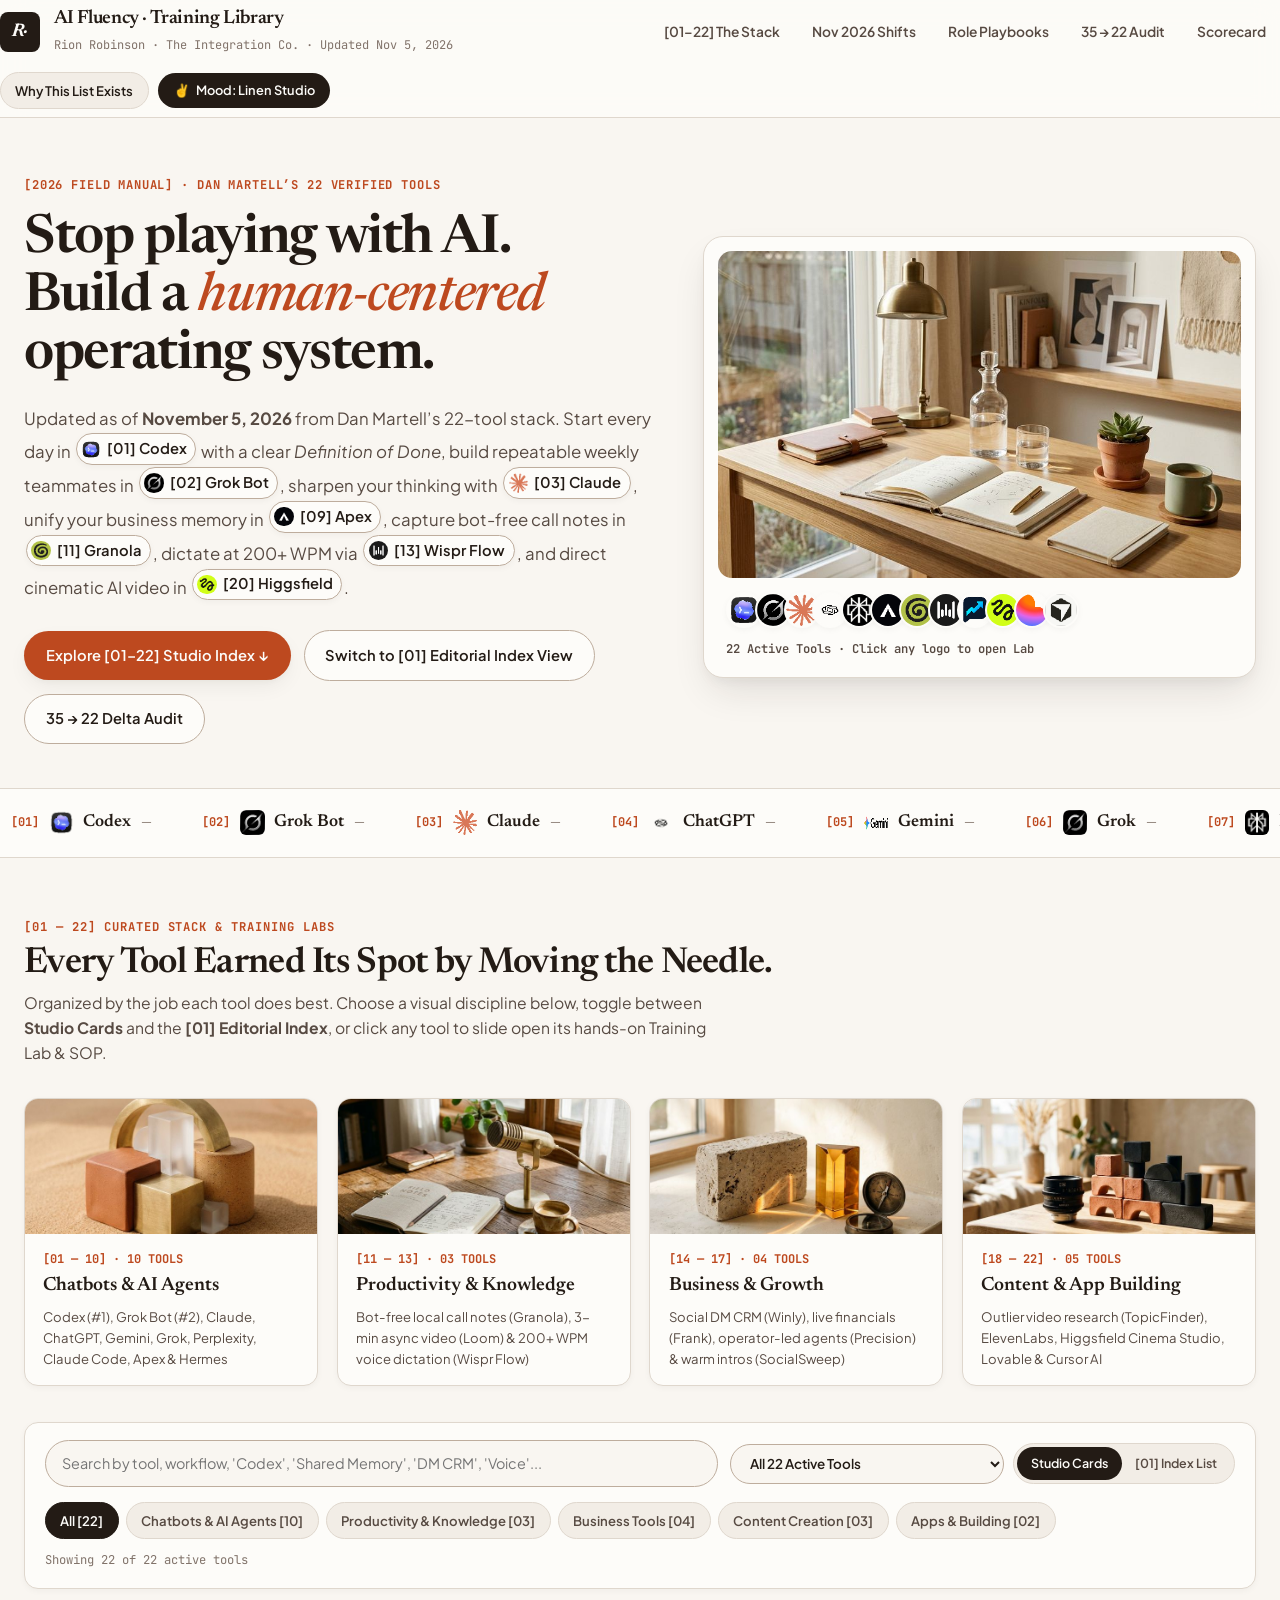
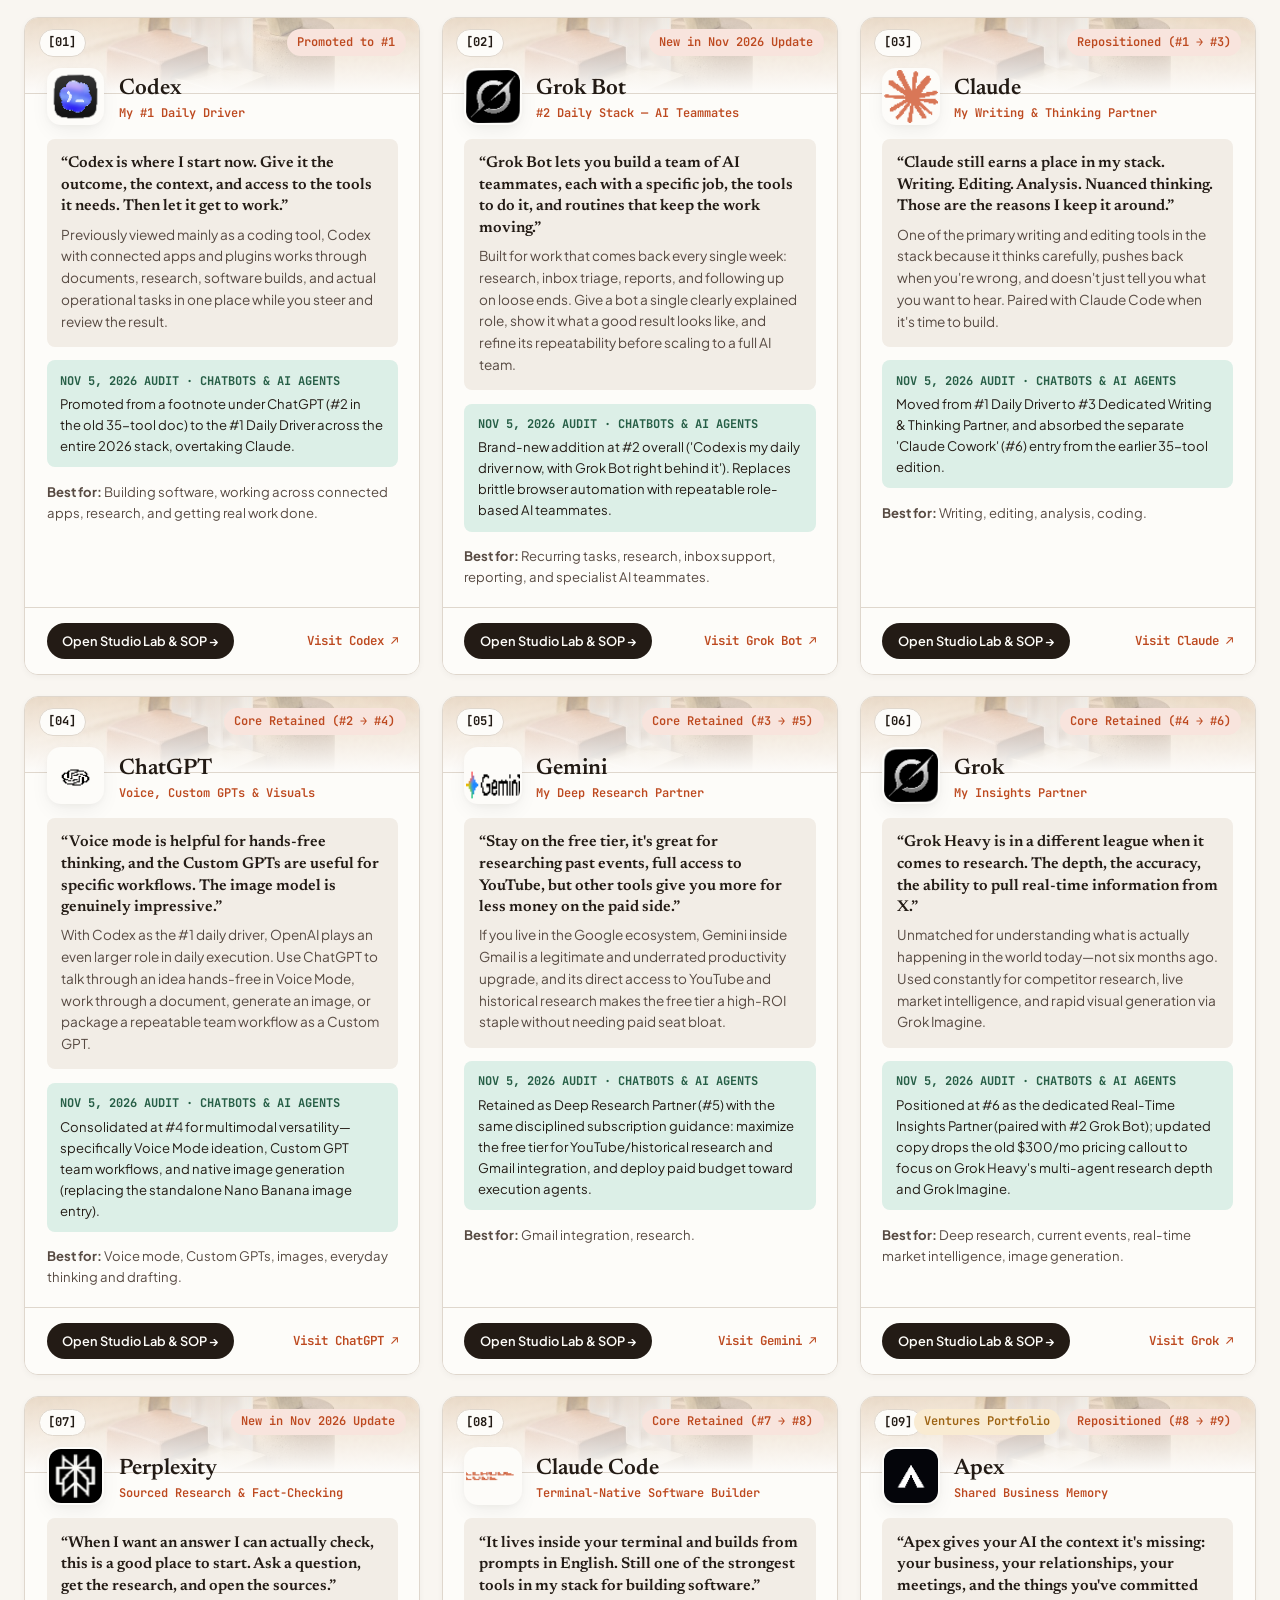
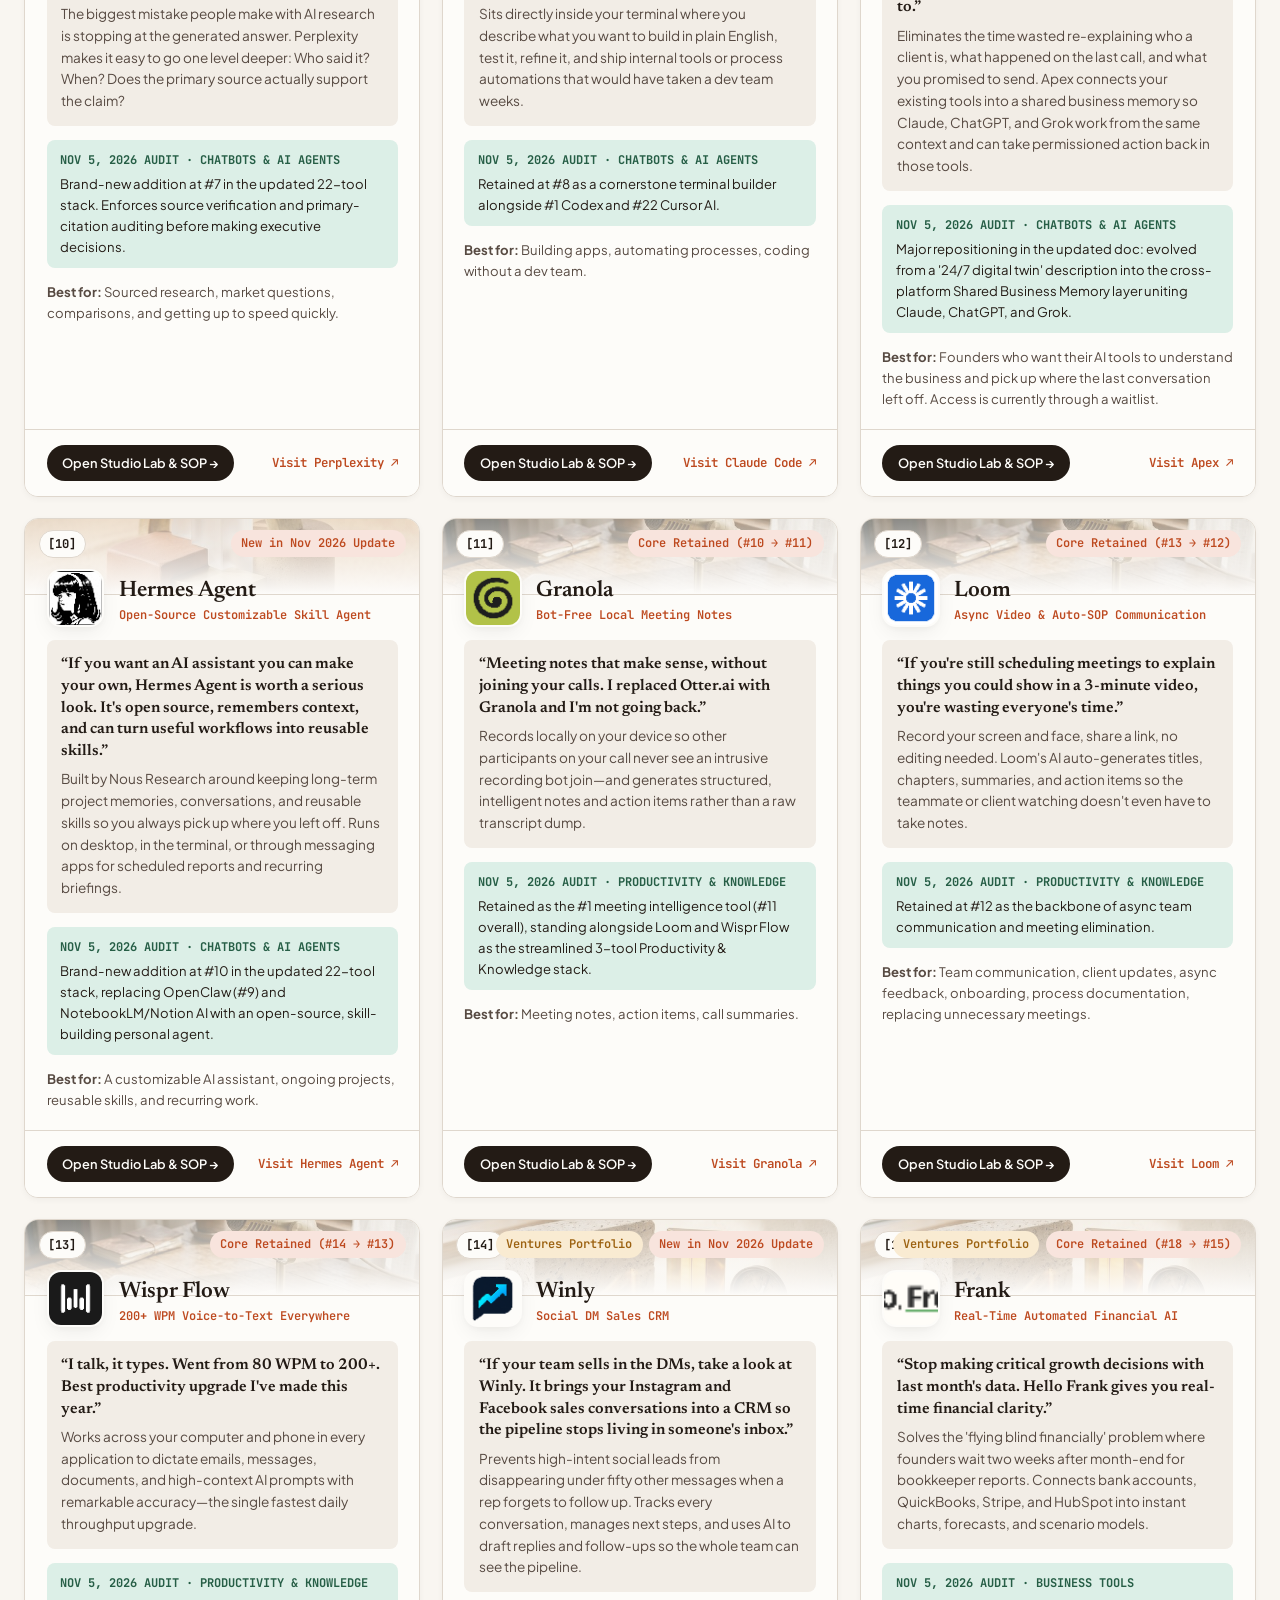
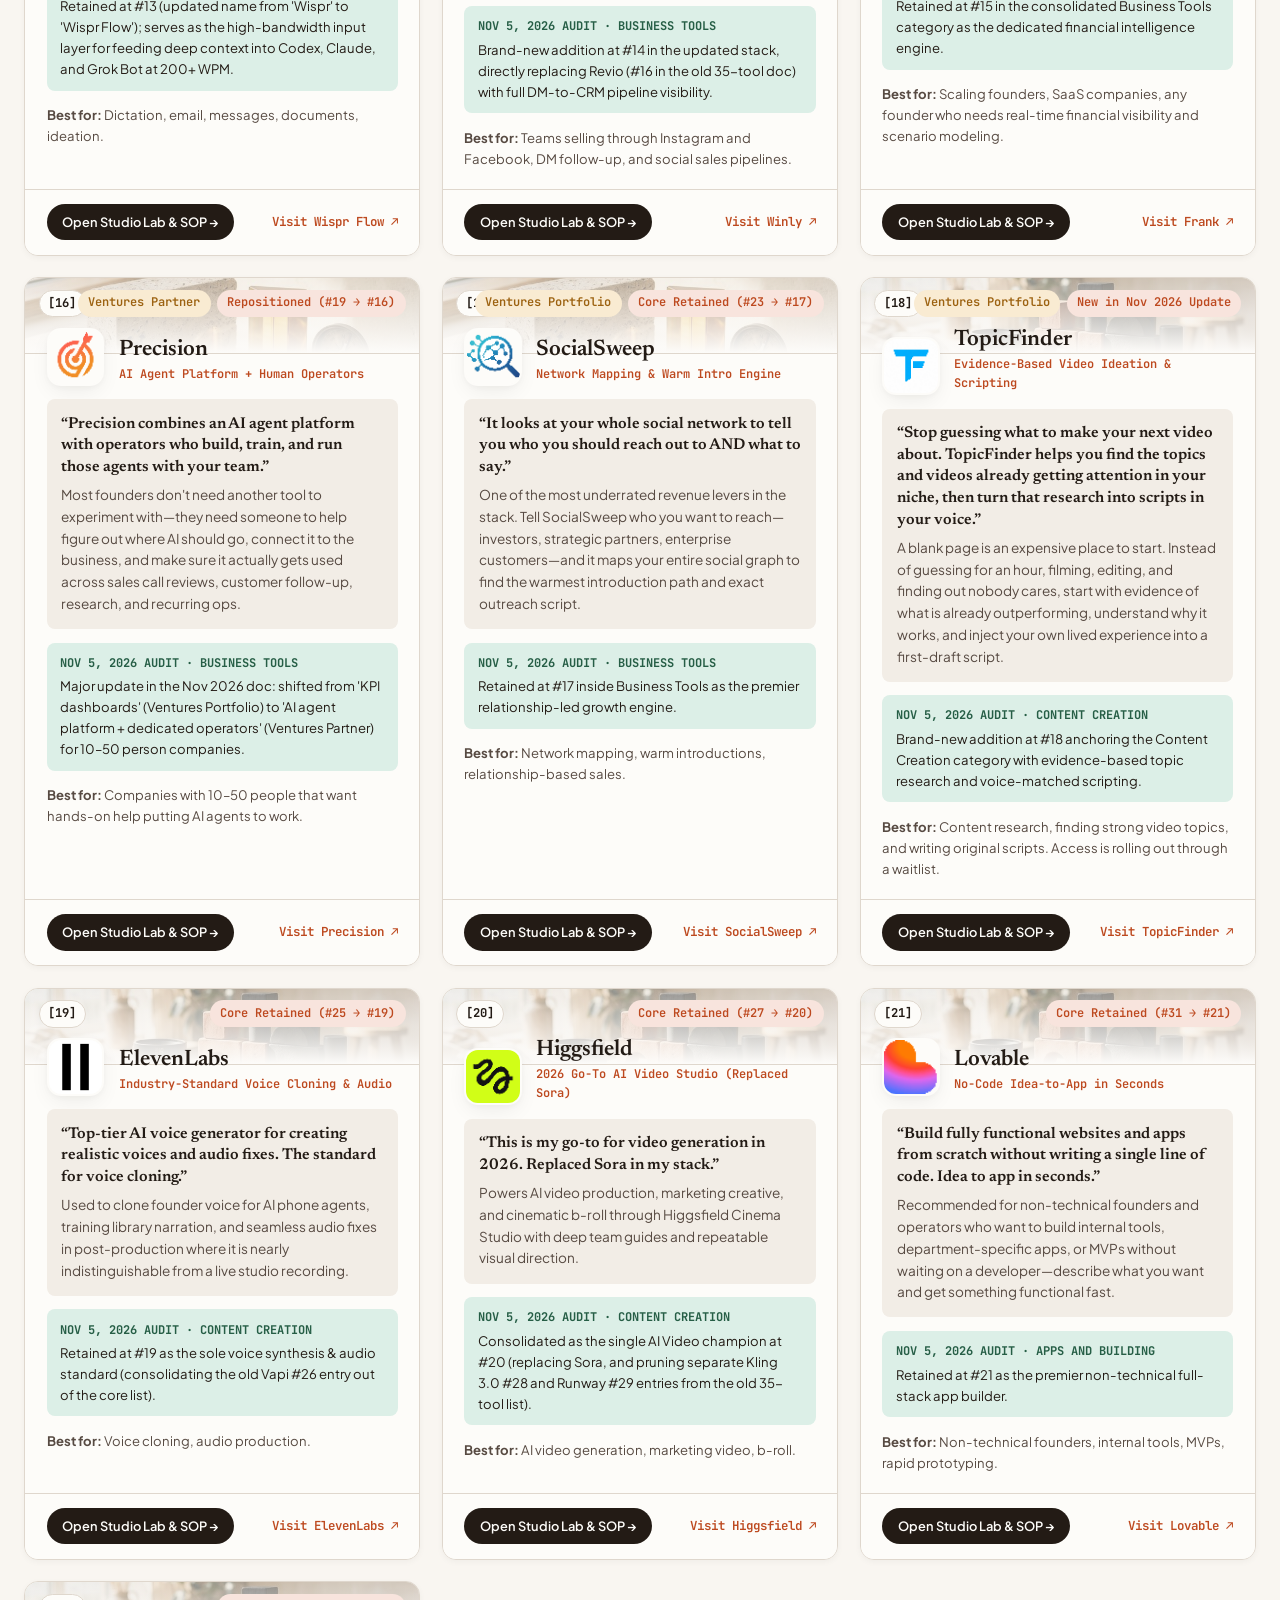
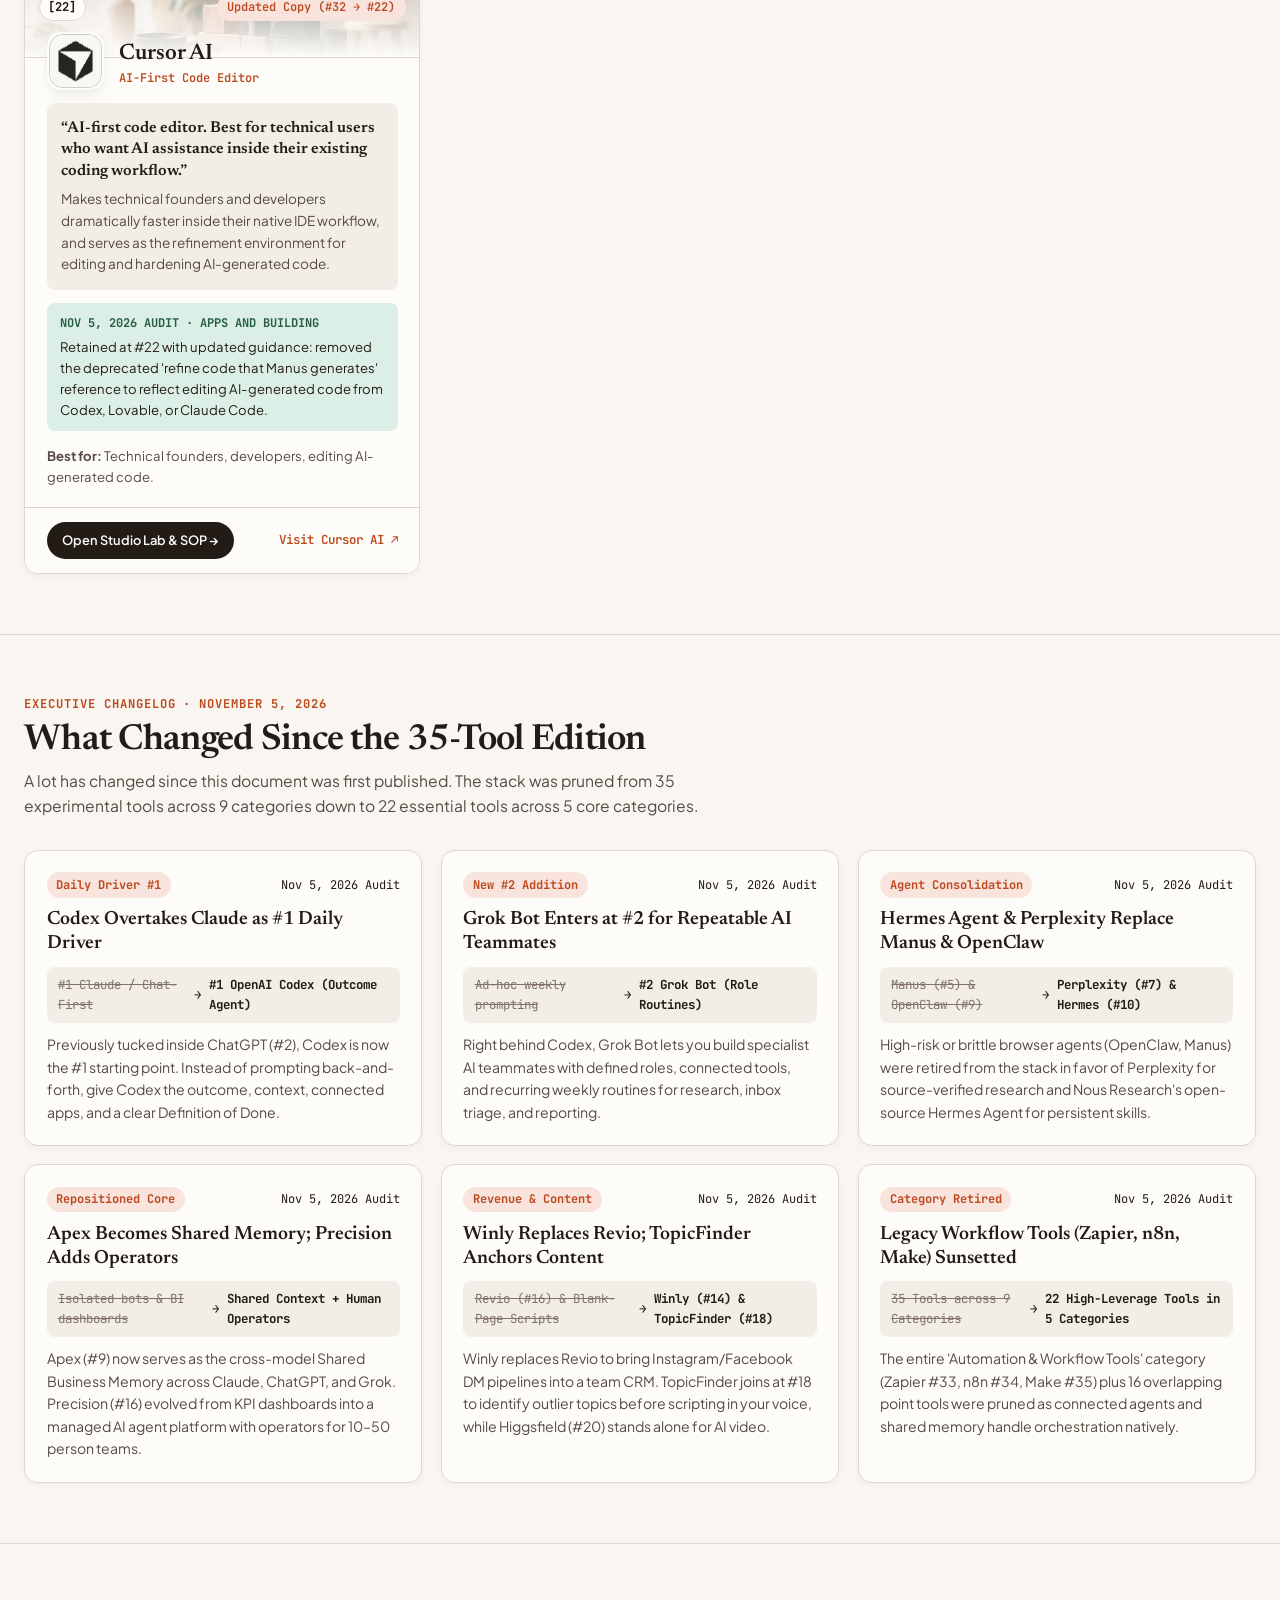
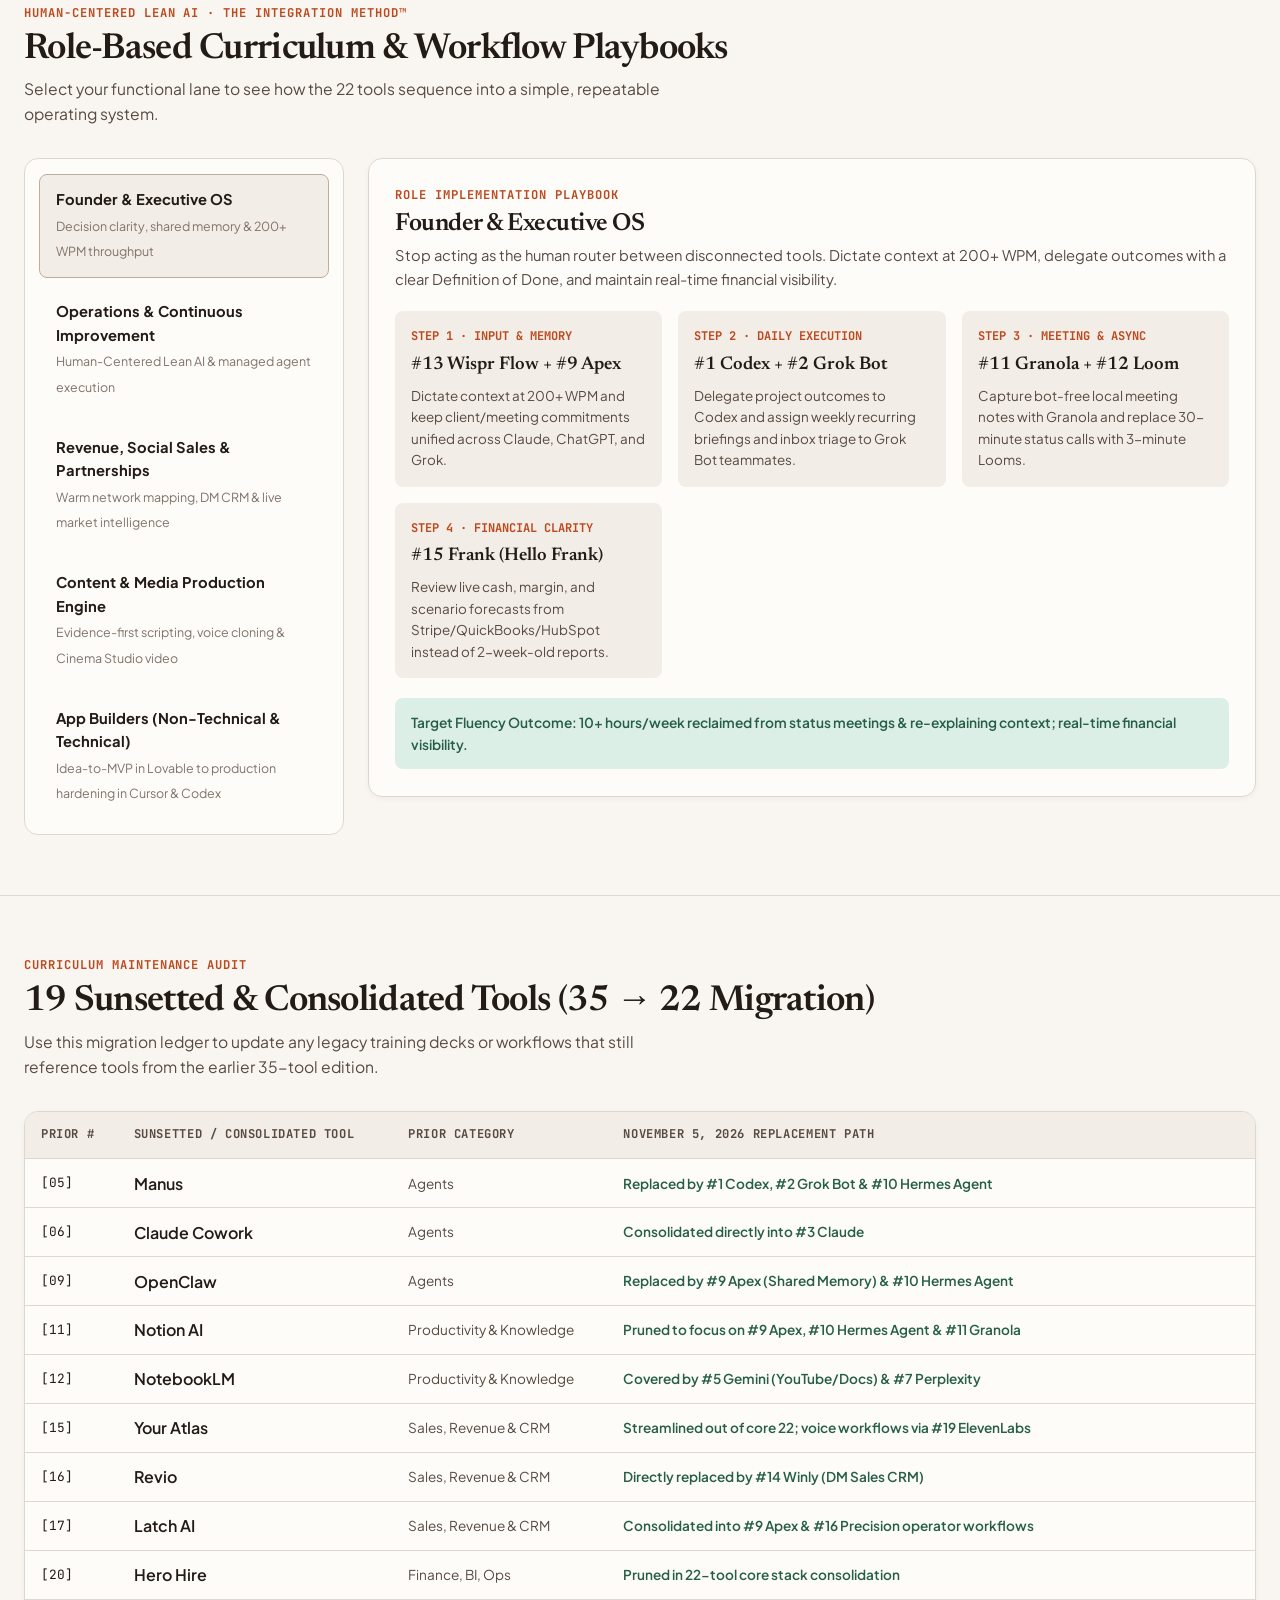
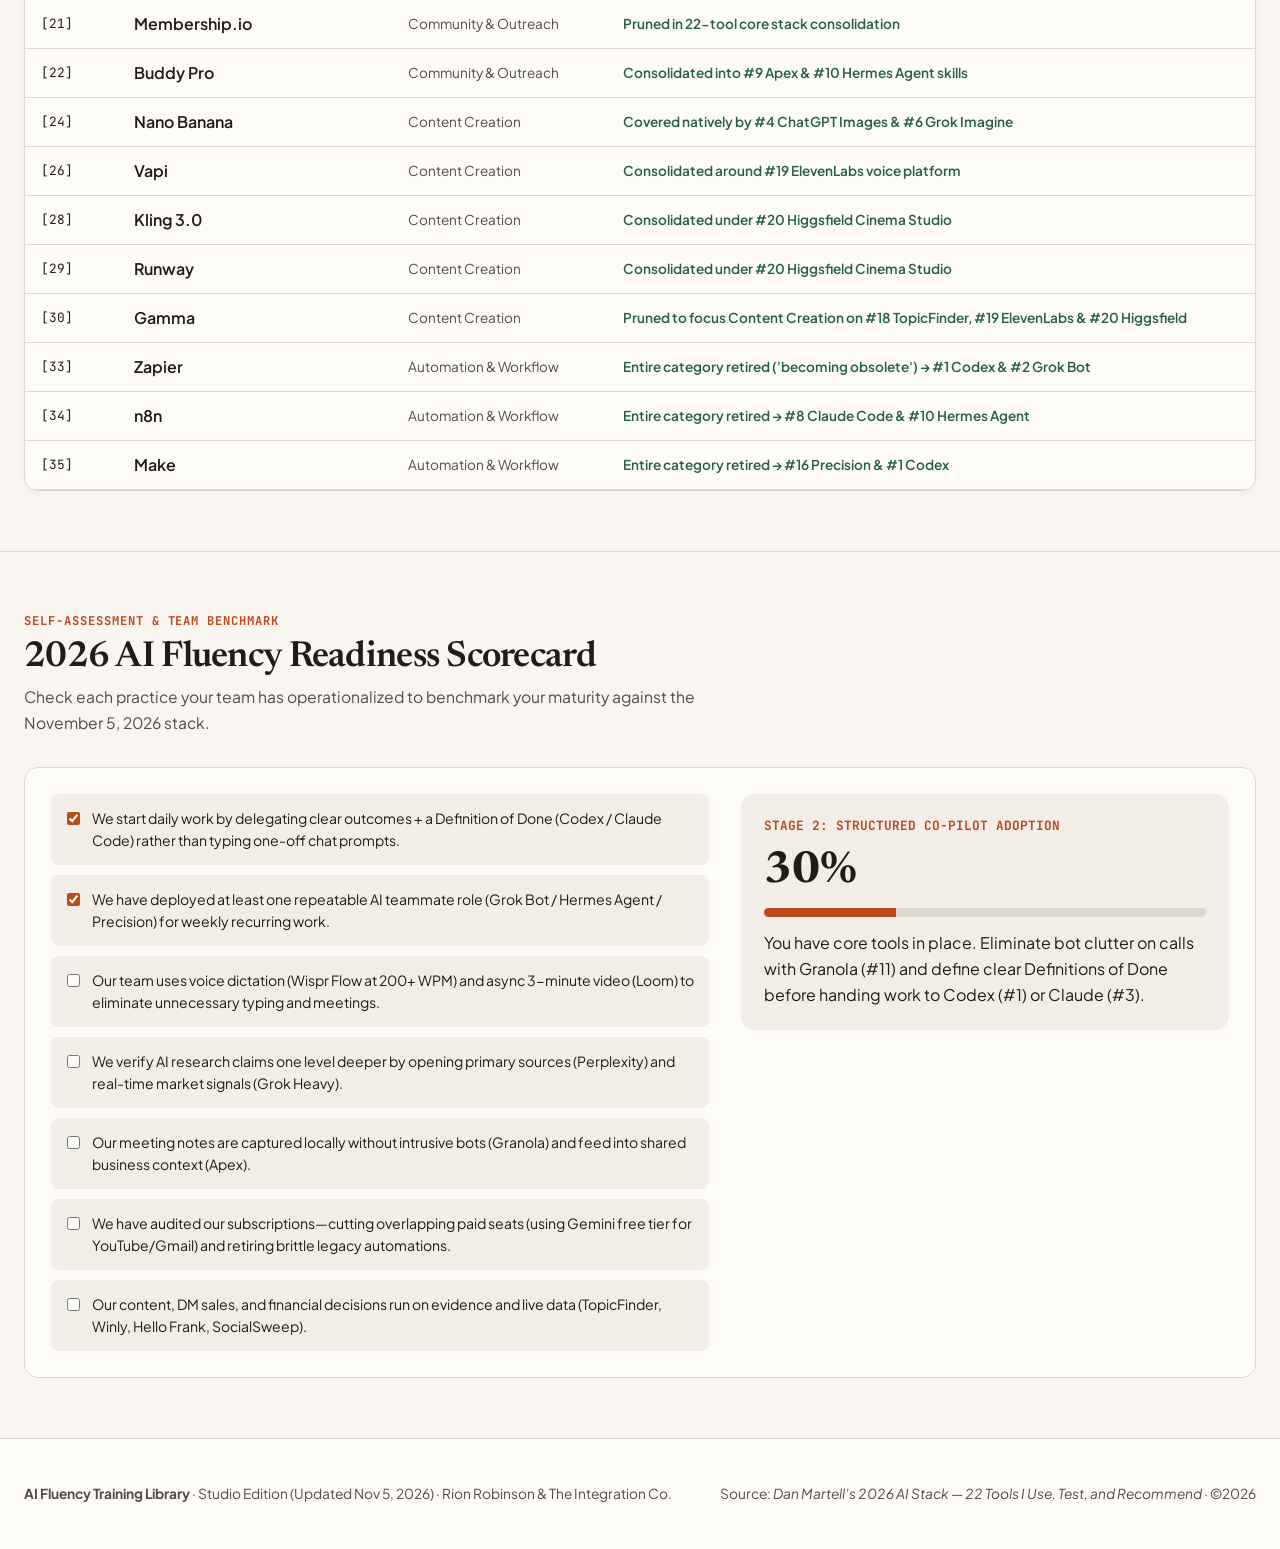
<file: index.html>
<!DOCTYPE html>
<html lang="en" data-mood="linen">
<head>
  <meta charset="UTF-8" />
  <meta name="viewport" content="width=device-width, initial-scale=1.0" />
  <title>AI Fluency Training Library — Studio Edition (Updated Nov 5, 2026) | Rion Robinson</title>
  <meta name="description" content="An inviting, human-centered AI Fluency Training Library curated for Rion Robinson (The Integration Co.) and updated from Dan Martell's 22-Tool 2026 AI Stack as of November 5, 2026." />
  <link rel="preconnect" href="https://fonts.googleapis.com" />
  <link rel="preconnect" href="https://fonts.gstatic.com" crossorigin />
  <link href="https://fonts.googleapis.com/css2?family=JetBrains+Mono:wght@500;600;700&family=Newsreader:ital,opsz,wght@0,6..72,500;0,6..72,600;0,6..72,700;1,6..72,400;1,6..72,600&family=Plus+Jakarta+Sans:wght@400;500;600;700&display=swap" rel="stylesheet" />
  <link rel="stylesheet" href="styles.css" />
</head>
<body>
  <!-- Sticky Studio Masthead -->
  <header class="masthead" id="site-masthead">
    <div class="container masthead-inner">
      <a href="#top" class="brand-group" id="brand-home-link">
        <div class="brand-mark">R·</div>
        <div>
          <span class="brand-name">AI Fluency · Training Library</span>
          <span class="brand-sub">Rion Robinson · The Integration Co. · Updated Nov 5, 2026</span>
        </div>
      </a>

      <nav class="primary-nav" aria-label="Primary Navigation" id="primary-nav">
        <a href="#stack-directory" class="nav-link" id="nav-directory">[01–22] The Stack</a>
        <a href="#whats-changed" class="nav-link" id="nav-shifts">Nov 2026 Shifts</a>
        <a href="#role-playbooks" class="nav-link" id="nav-playbooks">Role Playbooks</a>
        <a href="#migration-audit" class="nav-link" id="nav-migration">35 → 22 Audit</a>
        <a href="#fluency-diagnostic" class="nav-link" id="nav-diagnostic">Scorecard</a>
      </nav>

      <div class="masthead-actions">
        <button type="button" class="btn-about-trigger" id="btn-about-philosophy">Why This List Exists</button>
        <button type="button" class="btn-mood" id="btn-mood-toggle" aria-label="Switch studio mood">
          <span aria-hidden="true">✌️</span> <span id="mood-label">Mood: Linen Studio</span>
        </button>
      </div>
    </div>
  </header>

  <main id="top">
    <!-- Inviting Studio Hero with Interactive Inline Logo Story & Framed Photography -->
    <section class="hero" id="hero-section">
      <div class="container hero-grid">
        <div>
          <div class="hero-eyebrow">
            <span>[2026 Field Manual]</span>
            <span>·</span>
            <span>Dan Martell’s 22 Verified Tools</span>
          </div>

          <h1 class="hero-title">
            Stop playing with AI.<br />
            Build a <em>human-centered</em> operating system.
          </h1>

          <div class="hero-manifesto" id="hero-manifesto">
            <!-- Populated dynamically with interactive inline logo chips -->
          </div>

          <div class="hero-cta-row">
            <a href="#stack-directory" class="btn-primary" id="hero-cta-explore">Explore [01–22] Studio Index ↓</a>
            <button type="button" class="btn-secondary" id="hero-cta-view-switch">Switch to [01] Editorial Index View</button>
            <a href="#migration-audit" class="btn-secondary" id="hero-cta-audit">35 → 22 Delta Audit</a>
          </div>
        </div>

        <aside class="hero-visual-frame" aria-label="Studio Visual Showcase">
          <div class="hero-photo-wrap">
            <img id="hero-studio-photo" alt="Warm sunlit creative studio desk with field notebooks and architectural objects" />
          </div>
          <div class="hero-floating-dock">
            <div class="dock-logos" id="hero-dock-logos"></div>
            <span class="dock-caption">22 Active Tools · Click any logo to open Lab</span>
          </div>
        </aside>
      </div>
    </section>

    <!-- Continuous Logo & Tool Marquee Strip (Inspired by adriangnzl.es) -->
    <div class="marquee-band" aria-label="2026 AI Tech Stack Marquee">
      <div class="marquee-track" id="studio-marquee-track"></div>
    </div>

    <!-- Interactive 22-Tool Directory & Visual Category Showcase -->
    <section class="section" id="stack-directory">
      <div class="container">
        <div class="section-header">
          <div>
            <p class="section-eyebrow">[01 — 22] Curated Stack &amp; Training Labs</p>
            <h2 class="section-title">Every Tool Earned Its Spot by Moving the Needle.</h2>
            <p class="section-desc">
              Organized by the job each tool does best. Choose a visual discipline below, toggle between
              <strong>Studio Cards</strong> and the <strong>[01] Editorial Index</strong>, or click any tool to slide open its hands-on Training Lab &amp; SOP.
            </p>
          </div>
        </div>

        <!-- 4 Visual Category Cards with Editorial Photography -->
        <div class="visual-categories-grid" id="visual-categories-grid"></div>

        <!-- Filter & View Mode Bar -->
        <div class="controls-bar" id="directory-controls">
          <div class="controls-top">
            <div class="search-wrap">
              <input
                type="search"
                id="tool-search-input"
                class="search-input"
                placeholder="Search by tool, workflow, 'Codex', 'Shared Memory', 'DM CRM', 'Voice'..."
                aria-label="Search tools in the 2026 AI stack"
              />
            </div>

            <div class="controls-right">
              <select id="status-filter-select" class="filter-select" aria-label="Filter by November 2026 update status">
                <option value="ALL">All 22 Active Tools</option>
                <option value="NEW">New &amp; Promoted in Nov 2026 (6)</option>
                <option value="REPOSITIONED">Repositioned / Updated Scope (4)</option>
                <option value="VENTURE">Ventures Portfolio / Partner (6)</option>
              </select>

              <div class="view-toggle-group" role="group" aria-label="Directory View Mode">
                <button type="button" class="view-toggle-btn active" id="btn-view-cards" data-view="cards">Studio Cards</button>
                <button type="button" class="view-toggle-btn" id="btn-view-index" data-view="index">[01] Index List</button>
              </div>
            </div>
          </div>

          <div style="display: flex; justify-content: space-between; align-items: center; flex-wrap: wrap; gap: 0.75rem;">
            <div class="category-pills" role="tablist" aria-label="Filter by tool category">
              <button type="button" class="cat-pill active" id="pill-all" data-category="ALL">All [22]</button>
              <button type="button" class="cat-pill" id="pill-agents" data-category="Chatbots & AI Agents">Chatbots &amp; AI Agents [10]</button>
              <button type="button" class="cat-pill" id="pill-productivity" data-category="Productivity & Knowledge">Productivity &amp; Knowledge [03]</button>
              <button type="button" class="cat-pill" id="pill-business" data-category="Business Tools">Business Tools [04]</button>
              <button type="button" class="cat-pill" id="pill-content" data-category="Content Creation">Content Creation [03]</button>
              <button type="button" class="cat-pill" id="pill-building" data-category="Apps and Building">Apps &amp; Building [02]</button>
            </div>
            <div id="results-summary" style="font-family: var(--font-mono); font-size: 0.76rem; color: var(--text-muted);">
              Showing 22 of 22 active tools
            </div>
          </div>
        </div>

        <!-- Dynamic Directory Stage (Cards Grid OR [01]–[22] Editorial Index) -->
        <div id="directory-stage"></div>
      </div>
    </section>

    <!-- What Changed Since the Previous Stack Update -->
    <section class="section" id="whats-changed">
      <div class="container">
        <div class="section-header">
          <div>
            <p class="section-eyebrow">Executive Changelog · November 5, 2026</p>
            <h2 class="section-title">What Changed Since the 35-Tool Edition</h2>
            <p class="section-desc">
              A lot has changed since this document was first published. The stack was pruned from 35 experimental tools across 9 categories down to 22 essential tools across 5 core categories.
            </p>
          </div>
        </div>

        <div class="shifts-grid" id="shifts-grid"></div>
      </div>
    </section>

    <!-- Role-Based AI Fluency Playbooks -->
    <section class="section" id="role-playbooks">
      <div class="container">
        <div class="section-header">
          <div>
            <p class="section-eyebrow">Human-Centered Lean AI · The Integration Method™</p>
            <h2 class="section-title">Role-Based Curriculum &amp; Workflow Playbooks</h2>
            <p class="section-desc">
              Select your functional lane to see how the 22 tools sequence into a simple, repeatable operating system.
            </p>
          </div>
        </div>

        <div class="tracks-layout">
          <div class="role-selector-list" id="role-selector-list" role="tablist" aria-label="Role Playbooks"></div>
          <div class="role-blueprint-panel" id="role-blueprint-panel"></div>
        </div>
      </div>
    </section>

    <!-- 35 -> 22 Migration & Sunset Audit Table -->
    <section class="section" id="migration-audit">
      <div class="container">
        <div class="section-header">
          <div>
            <p class="section-eyebrow">Curriculum Maintenance Audit</p>
            <h2 class="section-title">19 Sunsetted &amp; Consolidated Tools (35 → 22 Migration)</h2>
            <p class="section-desc">
              Use this migration ledger to update any legacy training decks or workflows that still reference tools from the earlier 35-tool edition.
            </p>
          </div>
        </div>

        <div style="background-color: var(--bg-surface); border: 1px solid var(--border-subtle); border-radius: var(--radius-md); overflow-x: auto; box-shadow: var(--shadow-xs);">
          <table style="width: 100%; border-collapse: collapse; text-align: left;">
            <thead>
              <tr style="background-color: var(--bg-elevated); font-family: var(--font-mono); font-size: 0.76rem; text-transform: uppercase; letter-spacing: 0.05em; color: var(--text-secondary);">
                <th style="padding: 0.85rem 1rem; border-bottom: 1px solid var(--border-subtle);">Prior #</th>
                <th style="padding: 0.85rem 1rem; border-bottom: 1px solid var(--border-subtle);">Sunsetted / Consolidated Tool</th>
                <th style="padding: 0.85rem 1rem; border-bottom: 1px solid var(--border-subtle);">Prior Category</th>
                <th style="padding: 0.85rem 1rem; border-bottom: 1px solid var(--border-subtle);">November 5, 2026 Replacement Path</th>
              </tr>
            </thead>
            <tbody id="sunsetted-tbody"></tbody>
          </table>
        </div>
      </div>
    </section>

    <!-- Interactive AI Fluency Readiness Diagnostic -->
    <section class="section" id="fluency-diagnostic">
      <div class="container">
        <div class="section-header">
          <div>
            <p class="section-eyebrow">Self-Assessment &amp; Team Benchmark</p>
            <h2 class="section-title">2026 AI Fluency Readiness Scorecard</h2>
            <p class="section-desc">
              Check each practice your team has operationalized to benchmark your maturity against the November 5, 2026 stack.
            </p>
          </div>
        </div>

        <div class="diagnostic-box">
          <div class="checklist-items" id="diagnostic-checklist"></div>

          <aside class="score-panel" aria-live="polite">
            <span class="score-tier" id="score-tier">Stage 2: Structured Co-Pilot Adoption</span>
            <div class="score-number" id="score-number">30%</div>
            <div class="score-bar-track">
              <div class="score-bar-fill" id="score-bar-fill" style="width: 30%;"></div>
            </div>
            <p class="score-recommendation" id="score-recommendation"></p>
          </aside>
        </div>
      </div>
    </section>
  </main>

  <!-- Slide-Over Studio Drawer Modal ("Cerrar ✕") -->
  <div class="modal-backdrop" id="tool-modal" role="dialog" aria-modal="true" aria-labelledby="tool-modal-content">
    <div class="modal-card" id="tool-modal-content"></div>
  </div>

  <!-- Footer -->
  <footer class="site-footer" id="site-footer">
    <div class="container footer-inner">
      <div>
        <strong>AI Fluency Training Library</strong> · Studio Edition (Updated Nov 5, 2026) · Rion Robinson &amp; The Integration Co.
      </div>
      <div>
        Source: <em>Dan Martell’s 2026 AI Stack — 22 Tools I Use, Test, and Recommend</em> · ©2026
      </div>
    </div>
  </footer>

  <script src="app.js"></script>
</body>
</html>
</file>
<file: styles.css>
/* ==========================================================================
   AI Fluency Training Library — Studio Edition (Inspired by adriangnzl.es)
   Updated as of November 5, 2026 | Warm Tactile Editorial & Real Logos
   ========================================================================== */

:root,
[data-mood="linen"] {
  --bg-canvas: hsl(36, 38%, 96%);
  --bg-surface: hsl(38, 45%, 98.5%);
  --bg-elevated: hsl(35, 30%, 92.5%);
  --bg-subtle: hsl(34, 24%, 88%);
  --bg-glass: hsla(38, 45%, 98.5%, 0.86);

  --text-primary: hsl(24, 24%, 11%);
  --text-secondary: hsl(24, 14%, 30%);
  --text-muted: hsl(24, 10%, 46%);

  --accent-primary: hsl(16, 72%, 43%);
  --accent-primary-hover: hsl(16, 76%, 35%);
  --accent-primary-soft: hsl(16, 68%, 92%);
  --accent-sage: hsl(154, 42%, 26%);
  --accent-sage-soft: hsl(154, 36%, 90%);
  --accent-ochre: hsl(35, 80%, 34%);
  --accent-ochre-soft: hsl(38, 78%, 90%);

  --border-subtle: hsl(33, 22%, 84%);
  --border-strong: hsl(30, 20%, 68%);
  --border-ink: hsl(24, 24%, 14%);

  --shadow-xs: 0 2px 6px hsla(24, 24%, 11%, 0.04);
  --shadow-sm: 0 8px 22px -4px hsla(24, 24%, 11%, 0.07), 0 2px 6px -1px hsla(24, 24%, 11%, 0.04);
  --shadow-md: 0 18px 38px -8px hsla(24, 24%, 11%, 0.12), 0 6px 14px -4px hsla(24, 24%, 11%, 0.06);
  --shadow-lg: 0 28px 60px -12px hsla(24, 24%, 11%, 0.22);

  --font-serif: 'Newsreader', 'Instrument Serif', Georgia, serif;
  --font-sans: 'Plus Jakarta Sans', -apple-system, BlinkMacSystemFont, sans-serif;
  --font-mono: 'JetBrains Mono', monospace;

  --radius-sm: 8px;
  --radius-md: 14px;
  --radius-lg: 20px;
  --radius-pill: 999px;
  --container-max: 1280px;
  --transition-fast: 180ms cubic-bezier(0.22, 1, 0.36, 1);
  --transition-smooth: 320ms cubic-bezier(0.22, 1, 0.36, 1);
}

[data-mood="terracotta"] {
  --bg-canvas: hsl(28, 36%, 92%);
  --bg-surface: hsl(32, 42%, 96%);
  --bg-elevated: hsl(27, 30%, 87%);
  --bg-subtle: hsl(26, 25%, 82%);
  --bg-glass: hsla(32, 42%, 96%, 0.88);

  --text-primary: hsl(18, 32%, 11%);
  --text-secondary: hsl(18, 18%, 28%);
  --text-muted: hsl(18, 12%, 44%);

  --accent-primary: hsl(14, 78%, 38%);
  --accent-primary-hover: hsl(14, 82%, 30%);
  --accent-primary-soft: hsl(14, 62%, 88%);
  --accent-sage: hsl(152, 44%, 24%);
  --accent-sage-soft: hsl(152, 32%, 86%);
  --accent-ochre: hsl(32, 82%, 32%);
  --accent-ochre-soft: hsl(35, 72%, 86%);

  --border-subtle: hsl(26, 22%, 78%);
  --border-strong: hsl(24, 22%, 62%);
  --border-ink: hsl(18, 32%, 14%);
}

[data-mood="midnight"] {
  --bg-canvas: hsl(28, 14%, 8%);
  --bg-surface: hsl(28, 12%, 12%);
  --bg-elevated: hsl(28, 12%, 16%);
  --bg-subtle: hsl(28, 10%, 21%);
  --bg-glass: hsla(28, 12%, 12%, 0.88);

  --text-primary: hsl(36, 30%, 94%);
  --text-secondary: hsl(34, 15%, 74%);
  --text-muted: hsl(30, 10%, 54%);

  --accent-primary: hsl(22, 85%, 60%);
  --accent-primary-hover: hsl(22, 90%, 66%);
  --accent-primary-soft: hsla(22, 85%, 60%, 0.16);
  --accent-sage: hsl(152, 54%, 54%);
  --accent-sage-soft: hsla(152, 54%, 54%, 0.16);
  --accent-ochre: hsl(38, 88%, 60%);
  --accent-ochre-soft: hsla(38, 88%, 60%, 0.16);

  --border-subtle: hsl(28, 12%, 20%);
  --border-strong: hsl(28, 14%, 32%);
  --border-ink: hsl(36, 25%, 84%);
}

*, *::before, *::after {
  box-sizing: border-box;
  margin: 0;
  padding: 0;
}

html {
  scroll-behavior: smooth;
  font-size: 16px;
}

body {
  background-color: var(--bg-canvas);
  color: var(--text-primary);
  font-family: var(--font-sans);
  line-height: 1.6;
  -webkit-font-smoothing: antialiased;
  transition: background-color var(--transition-smooth), color var(--transition-smooth);
  overflow-x: hidden;
}

a {
  color: inherit;
  text-decoration: none;
}

button, input, select {
  font: inherit;
  color: inherit;
}

.container {
  max-width: var(--container-max);
  margin: 0 auto;
  padding: 0 1.5rem;
}

/* Sticky Studio Navigation */
.masthead {
  position: sticky;
  top: 0;
  z-index: 40;
  background-color: var(--bg-glass);
  backdrop-filter: blur(12px);
  -webkit-backdrop-filter: blur(12px);
  border-bottom: 1px solid var(--border-subtle);
}

.masthead-inner {
  display: flex;
  align-items: center;
  justify-content: space-between;
  min-height: 4.5rem;
  gap: 1rem;
  flex-wrap: wrap;
  padding: 0.5rem 0;
}

.brand-group {
  display: flex;
  align-items: center;
  gap: 0.85rem;
}

.brand-mark {
  width: 2.5rem;
  height: 2.5rem;
  border-radius: var(--radius-sm);
  background-color: var(--text-primary);
  color: var(--bg-surface);
  display: grid;
  place-items: center;
  font-family: var(--font-serif);
  font-style: italic;
  font-weight: 700;
  font-size: 1.15rem;
}

.brand-name {
  font-family: var(--font-serif);
  font-weight: 600;
  font-size: 1.2rem;
  letter-spacing: -0.02em;
  display: block;
  line-height: 1.15;
}

.brand-sub {
  font-family: var(--font-mono);
  font-size: 0.75rem;
  color: var(--text-muted);
}

.primary-nav {
  display: flex;
  align-items: center;
  gap: 0.3rem;
  flex-wrap: wrap;
}

.nav-link {
  padding: 0.45rem 0.85rem;
  border-radius: var(--radius-pill);
  font-size: 0.86rem;
  font-weight: 600;
  color: var(--text-secondary);
  transition: all var(--transition-fast);
}

.nav-link:hover {
  background-color: var(--bg-elevated);
  color: var(--text-primary);
}

.masthead-actions {
  display: flex;
  align-items: center;
  gap: 0.6rem;
}

.btn-about-trigger {
  padding: 0.45rem 0.9rem;
  border-radius: var(--radius-pill);
  background-color: var(--bg-elevated);
  border: 1px solid var(--border-subtle);
  font-size: 0.82rem;
  font-weight: 600;
  cursor: pointer;
  transition: all var(--transition-fast);
}

.btn-about-trigger:hover {
  border-color: var(--border-strong);
  background-color: var(--bg-subtle);
}

.btn-mood {
  padding: 0.45rem 0.95rem;
  border-radius: var(--radius-pill);
  background-color: var(--text-primary);
  color: var(--bg-surface);
  border: none;
  font-size: 0.8rem;
  font-weight: 600;
  cursor: pointer;
  display: inline-flex;
  align-items: center;
  gap: 0.4rem;
  transition: transform var(--transition-fast), opacity var(--transition-fast);
}

.btn-mood:hover {
  transform: translateY(-1px);
  opacity: 0.92;
}

/* Hero Section — Studio Editorial Layout */
.hero {
  padding: 3.25rem 0 2.75rem;
}

.hero-grid {
  display: grid;
  grid-template-columns: 1.15fr 1fr;
  gap: 2.75rem;
  align-items: center;
}

.hero-eyebrow {
  display: inline-flex;
  align-items: center;
  gap: 0.5rem;
  font-family: var(--font-mono);
  font-size: 0.76rem;
  text-transform: uppercase;
  letter-spacing: 0.07em;
  color: var(--accent-primary);
  font-weight: 700;
  margin-bottom: 0.9rem;
}

.hero-title {
  font-family: var(--font-serif);
  font-size: clamp(2.35rem, 4.2vw, 3.65rem);
  font-weight: 600;
  line-height: 1.08;
  letter-spacing: -0.025em;
  margin-bottom: 1.25rem;
}

.hero-title em {
  font-style: italic;
  font-weight: 500;
  color: var(--accent-primary);
}

/* Interactive Inline Tool Manifesto (Adrián González style) */
.hero-manifesto {
  font-size: 1.05rem;
  line-height: 1.75;
  color: var(--text-secondary);
  margin-bottom: 1.75rem;
}

.inline-tool-chip {
  display: inline-flex;
  align-items: center;
  gap: 0.38rem;
  padding: 0.12rem 0.55rem 0.12rem 0.28rem;
  margin: 0 0.12rem;
  border-radius: var(--radius-pill);
  background-color: var(--bg-surface);
  border: 1px solid var(--border-strong);
  color: var(--text-primary);
  font-weight: 600;
  font-size: 0.92rem;
  vertical-align: baseline;
  cursor: pointer;
  box-shadow: var(--shadow-xs);
  transition: transform var(--transition-fast), border-color var(--transition-fast), box-shadow var(--transition-fast);
}

.inline-tool-chip:hover {
  transform: translateY(-2px);
  border-color: var(--accent-primary);
  box-shadow: var(--shadow-sm);
}

.inline-tool-chip img {
  width: 1.2rem;
  height: 1.2rem;
  border-radius: 50%;
  object-fit: cover;
}

.hero-cta-row {
  display: flex;
  flex-wrap: wrap;
  gap: 0.8rem;
  align-items: center;
}

.btn-primary {
  display: inline-flex;
  align-items: center;
  gap: 0.5rem;
  background-color: var(--accent-primary);
  color: hsl(38, 45%, 98.5%);
  padding: 0.78rem 1.4rem;
  border-radius: var(--radius-pill);
  font-weight: 600;
  font-size: 0.92rem;
  border: none;
  cursor: pointer;
  box-shadow: var(--shadow-sm);
  transition: all var(--transition-fast);
}

.btn-primary:hover {
  background-color: var(--accent-primary-hover);
  transform: translateY(-2px);
}

.btn-secondary {
  display: inline-flex;
  align-items: center;
  gap: 0.5rem;
  background-color: var(--bg-surface);
  color: var(--text-primary);
  padding: 0.78rem 1.3rem;
  border-radius: var(--radius-pill);
  font-weight: 600;
  font-size: 0.92rem;
  border: 1px solid var(--border-strong);
  cursor: pointer;
  transition: all var(--transition-fast);
}

.btn-secondary:hover {
  background-color: var(--bg-elevated);
  border-color: var(--text-primary);
}

/* Framed Studio Hero Visual Card */
.hero-visual-frame {
  position: relative;
  background-color: var(--bg-surface);
  border: 1px solid var(--border-subtle);
  border-radius: var(--radius-lg);
  padding: 0.85rem;
  box-shadow: var(--shadow-md);
}

.hero-photo-wrap {
  position: relative;
  border-radius: var(--radius-md);
  overflow: hidden;
  aspect-ratio: 16 / 10;
  background-color: var(--bg-elevated);
}

.hero-photo-wrap img {
  width: 100%;
  height: 100%;
  object-fit: cover;
  display: block;
  transition: transform 600ms cubic-bezier(0.22, 1, 0.36, 1);
}

.hero-visual-frame:hover .hero-photo-wrap img {
  transform: scale(1.03);
}

.hero-floating-dock {
  display: flex;
  align-items: center;
  justify-content: space-between;
  gap: 0.75rem;
  padding: 0.9rem 0.5rem 0.25rem;
  flex-wrap: wrap;
}

.dock-logos {
  display: flex;
  align-items: center;
}

.dock-logo-bubble {
  width: 2.25rem;
  height: 2.25rem;
  border-radius: 50%;
  background-color: var(--bg-surface);
  border: 2px solid var(--bg-surface);
  box-shadow: var(--shadow-xs);
  margin-left: -0.45rem;
  overflow: hidden;
  cursor: pointer;
  transition: transform var(--transition-fast);
}

.dock-logo-bubble:first-child {
  margin-left: 0;
}

.dock-logo-bubble:hover {
  transform: translateY(-4px) scale(1.08);
  z-index: 5;
}

.dock-logo-bubble img {
  width: 100%;
  height: 100%;
  object-fit: cover;
}

.dock-caption {
  font-family: var(--font-mono);
  font-size: 0.76rem;
  color: var(--text-secondary);
  font-weight: 600;
}

/* Infinite Logo & Tool Marquee Strip (Inspired by adriangnzl.es) */
.marquee-band {
  border-top: 1px solid var(--border-subtle);
  border-bottom: 1px solid var(--border-subtle);
  background-color: var(--bg-surface);
  padding: 0.95rem 0;
  overflow: hidden;
  position: relative;
}

.marquee-track {
  display: flex;
  align-items: center;
  gap: 1.75rem;
  width: max-content;
  animation: studioMarquee 48s linear infinite;
}

.marquee-band:hover .marquee-track {
  animation-play-state: paused;
}

@keyframes studioMarquee {
  0% { transform: translateX(0); }
  100% { transform: translateX(-50%); }
}

.marquee-item {
  display: inline-flex;
  align-items: center;
  gap: 0.6rem;
  cursor: pointer;
  padding: 0.3rem 0.7rem;
  border-radius: var(--radius-pill);
  transition: background-color var(--transition-fast);
  white-space: nowrap;
}

.marquee-item:hover {
  background-color: var(--bg-elevated);
}

.marquee-item img {
  width: 1.55rem;
  height: 1.55rem;
  border-radius: 6px;
  object-fit: cover;
}

.marquee-num {
  font-family: var(--font-mono);
  font-size: 0.75rem;
  color: var(--accent-primary);
  font-weight: 700;
}

.marquee-name {
  font-family: var(--font-serif);
  font-size: 1.08rem;
  font-weight: 600;
}

.marquee-sep {
  color: var(--text-muted);
  font-family: var(--font-serif);
}

/* Section Layout */
.section {
  padding: 3.75rem 0;
  border-bottom: 1px solid var(--border-subtle);
}

.section-header {
  display: flex;
  justify-content: space-between;
  align-items: flex-end;
  gap: 1.5rem;
  margin-bottom: 2rem;
  flex-wrap: wrap;
}

.section-eyebrow {
  font-family: var(--font-mono);
  font-size: 0.76rem;
  text-transform: uppercase;
  letter-spacing: 0.08em;
  color: var(--accent-primary);
  font-weight: 700;
  margin-bottom: 0.35rem;
}

.section-title {
  font-family: var(--font-serif);
  font-size: clamp(1.75rem, 2.8vw, 2.4rem);
  font-weight: 600;
  letter-spacing: -0.02em;
  line-height: 1.15;
}

.section-desc {
  color: var(--text-secondary);
  font-size: 0.98rem;
  max-width: 62ch;
  margin-top: 0.4rem;
}

/* Visual Category Showcase Strip (4 Editorial Still-Life Cards) */
.visual-categories-grid {
  display: grid;
  grid-template-columns: repeat(auto-fit, minmax(260px, 1fr));
  gap: 1.15rem;
  margin-bottom: 2.25rem;
}

.visual-cat-card {
  position: relative;
  background-color: var(--bg-surface);
  border: 1px solid var(--border-subtle);
  border-radius: var(--radius-md);
  overflow: hidden;
  cursor: pointer;
  text-align: left;
  box-shadow: var(--shadow-xs);
  transition: transform var(--transition-fast), box-shadow var(--transition-fast), border-color var(--transition-fast);
}

.visual-cat-card:hover,
.visual-cat-card.active {
  transform: translateY(-3px);
  box-shadow: var(--shadow-md);
  border-color: var(--accent-primary);
}

.visual-cat-img {
  height: 135px;
  width: 100%;
  overflow: hidden;
  background-color: var(--bg-elevated);
  position: relative;
}

.visual-cat-img img {
  width: 100%;
  height: 100%;
  object-fit: cover;
  transition: transform 500ms ease;
}

.visual-cat-card:hover .visual-cat-img img {
  transform: scale(1.05);
}

.visual-cat-body {
  padding: 1rem 1.15rem;
}

.visual-cat-count {
  font-family: var(--font-mono);
  font-size: 0.75rem;
  color: var(--accent-primary);
  font-weight: 700;
  text-transform: uppercase;
}

.visual-cat-title {
  font-family: var(--font-serif);
  font-size: 1.2rem;
  font-weight: 600;
  margin: 0.15rem 0 0.25rem;
}

.visual-cat-sub {
  font-size: 0.82rem;
  color: var(--text-secondary);
}

/* Controls & View Mode Switcher */
.controls-bar {
  background-color: var(--bg-surface);
  border: 1px solid var(--border-subtle);
  border-radius: var(--radius-md);
  padding: 1.1rem 1.25rem;
  margin-bottom: 1.75rem;
  display: flex;
  flex-direction: column;
  gap: 0.95rem;
  box-shadow: var(--shadow-xs);
}

.controls-top {
  display: flex;
  flex-wrap: wrap;
  gap: 0.75rem;
  align-items: center;
  justify-content: space-between;
}

.search-wrap {
  flex: 1 1 280px;
}

.search-input {
  width: 100%;
  padding: 0.68rem 1rem;
  border: 1px solid var(--border-strong);
  border-radius: var(--radius-pill);
  background-color: var(--bg-canvas);
  font-size: 0.9rem;
}

.search-input:focus {
  outline: 2px solid var(--accent-primary);
  outline-offset: 1px;
}

.controls-right {
  display: flex;
  flex-wrap: wrap;
  gap: 0.6rem;
  align-items: center;
}

.filter-select {
  padding: 0.6rem 0.95rem;
  border: 1px solid var(--border-strong);
  border-radius: var(--radius-pill);
  background-color: var(--bg-canvas);
  font-size: 0.84rem;
  font-weight: 600;
  cursor: pointer;
}

.view-toggle-group {
  display: inline-flex;
  background-color: var(--bg-elevated);
  padding: 0.2rem;
  border-radius: var(--radius-pill);
  border: 1px solid var(--border-subtle);
}

.view-toggle-btn {
  padding: 0.4rem 0.85rem;
  border-radius: var(--radius-pill);
  border: none;
  background: transparent;
  font-size: 0.78rem;
  font-weight: 600;
  cursor: pointer;
  color: var(--text-secondary);
  transition: all var(--transition-fast);
}

.view-toggle-btn.active {
  background-color: var(--text-primary);
  color: var(--bg-surface);
}

.category-pills {
  display: flex;
  flex-wrap: wrap;
  gap: 0.45rem;
}

.cat-pill {
  padding: 0.42rem 0.9rem;
  border-radius: var(--radius-pill);
  border: 1px solid var(--border-subtle);
  background-color: var(--bg-elevated);
  color: var(--text-secondary);
  font-size: 0.82rem;
  font-weight: 600;
  cursor: pointer;
  transition: all var(--transition-fast);
}

.cat-pill:hover {
  border-color: var(--border-strong);
  color: var(--text-primary);
}

.cat-pill.active {
  background-color: var(--text-primary);
  color: var(--bg-surface);
  border-color: var(--text-primary);
}

/* Mode 1: Inviting Visual Studio Cards Grid */
.tools-grid {
  display: grid;
  grid-template-columns: repeat(auto-fill, minmax(360px, 1fr));
  gap: 1.35rem;
}

.tool-card {
  background-color: var(--bg-surface);
  border: 1px solid var(--border-subtle);
  border-radius: var(--radius-md);
  overflow: hidden;
  display: flex;
  flex-direction: column;
  justify-content: space-between;
  box-shadow: var(--shadow-xs);
  transition: transform var(--transition-fast), box-shadow var(--transition-fast), border-color var(--transition-fast);
}

.tool-card:hover {
  transform: translateY(-4px);
  box-shadow: var(--shadow-md);
  border-color: var(--border-strong);
}

.tool-card-banner {
  height: 76px;
  position: relative;
  overflow: hidden;
  background-color: var(--bg-elevated);
  border-bottom: 1px solid var(--border-subtle);
}

.tool-card-banner img.banner-bg {
  width: 100%;
  height: 100%;
  object-fit: cover;
  opacity: 0.42;
  filter: saturate(0.85);
  transition: transform 500ms ease, opacity 300ms ease;
}

.tool-card:hover .tool-card-banner img.banner-bg {
  transform: scale(1.06);
  opacity: 0.58;
}

.tool-banner-overlay {
  position: absolute;
  inset: 0;
  background: linear-gradient(180deg, transparent 0%, var(--bg-surface) 100%);
}

.tool-banner-badges {
  position: absolute;
  top: 0.7rem;
  right: 0.85rem;
  display: flex;
  gap: 0.4rem;
  flex-wrap: wrap;
}

.tool-index-pill {
  position: absolute;
  top: 0.7rem;
  left: 0.85rem;
  font-family: var(--font-mono);
  font-size: 0.76rem;
  font-weight: 700;
  padding: 0.2rem 0.55rem;
  border-radius: var(--radius-pill);
  background-color: var(--bg-surface);
  border: 1px solid var(--border-subtle);
}

.tool-card-body {
  padding: 0 1.35rem 1.25rem;
  margin-top: -1.65rem;
  position: relative;
  display: flex;
  flex-direction: column;
  gap: 0.85rem;
  flex: 1;
}

.tool-identity-row {
  display: flex;
  align-items: flex-end;
  gap: 0.9rem;
}

.tool-logo-frame {
  width: 3.6rem;
  height: 3.6rem;
  border-radius: 14px;
  background-color: var(--bg-surface);
  border: 2px solid var(--bg-surface);
  box-shadow: var(--shadow-sm);
  overflow: hidden;
  flex-shrink: 0;
  display: grid;
  place-items: center;
}

.tool-logo-frame img {
  width: 100%;
  height: 100%;
  object-fit: cover;
}

.tool-title-group {
  padding-bottom: 0.1rem;
}

.tool-name {
  font-family: var(--font-serif);
  font-size: 1.4rem;
  font-weight: 600;
  line-height: 1.1;
}

.tool-role-badge {
  font-family: var(--font-mono);
  font-size: 0.75rem;
  color: var(--accent-primary);
  font-weight: 600;
  display: block;
  margin-top: 0.15rem;
}

.badge {
  font-family: var(--font-mono);
  font-size: 0.75rem;
  padding: 0.18rem 0.58rem;
  border-radius: var(--radius-pill);
  font-weight: 600;
  background-color: var(--bg-surface);
  border: 1px solid var(--border-subtle);
}

.badge-venture {
  background-color: var(--accent-ochre-soft);
  color: var(--accent-ochre);
  border-color: transparent;
}

.badge-status {
  background-color: var(--accent-primary-soft);
  color: var(--accent-primary);
  border-color: transparent;
}

.tool-take-box {
  background-color: var(--bg-elevated);
  border-radius: var(--radius-sm);
  padding: 0.9rem;
}

.tool-take-quote {
  font-family: var(--font-serif);
  font-size: 0.98rem;
  font-weight: 600;
  color: var(--text-primary);
  margin-bottom: 0.35rem;
  line-height: 1.38;
}

.tool-take-summary {
  font-size: 0.85rem;
  color: var(--text-secondary);
}

.tool-nov-update {
  padding: 0.7rem 0.85rem;
  border-radius: var(--radius-sm);
  background-color: var(--accent-sage-soft);
  font-size: 0.82rem;
  color: var(--text-primary);
}

.tool-nov-update strong {
  color: var(--accent-sage);
  font-family: var(--font-mono);
  font-size: 0.75rem;
  text-transform: uppercase;
  display: block;
  margin-bottom: 0.15rem;
}

.tool-best-for {
  font-size: 0.82rem;
  color: var(--text-secondary);
  margin-top: auto;
}

.tool-card-footer {
  display: flex;
  justify-content: space-between;
  align-items: center;
  gap: 0.6rem;
  padding: 0.9rem 1.35rem;
  border-top: 1px solid var(--border-subtle);
  background-color: var(--bg-surface);
}

.btn-card-lab {
  background-color: var(--text-primary);
  color: var(--bg-surface);
  border: none;
  border-radius: var(--radius-pill);
  padding: 0.5rem 0.95rem;
  font-size: 0.8rem;
  font-weight: 600;
  cursor: pointer;
  transition: opacity var(--transition-fast), transform var(--transition-fast);
}

.btn-card-lab:hover {
  opacity: 0.9;
  transform: translateX(2px);
}

.link-external {
  font-family: var(--font-mono);
  font-size: 0.78rem;
  font-weight: 600;
  color: var(--accent-primary);
}

.link-external:hover {
  text-decoration: underline;
}

/* Mode 2: Adrián González Style [01]–[22] Editorial Index View */
.editorial-index-layout {
  display: grid;
  grid-template-columns: 1.35fr 1fr;
  gap: 2rem;
  align-items: start;
}

.editorial-index-list {
  display: flex;
  flex-direction: column;
  border-top: 1px solid var(--border-strong);
}

.editorial-index-row {
  display: flex;
  align-items: center;
  justify-content: space-between;
  gap: 1rem;
  padding: 1rem 0.75rem;
  border-bottom: 1px solid var(--border-subtle);
  cursor: pointer;
  transition: background-color var(--transition-fast), padding-left var(--transition-fast);
}

.editorial-index-row:hover,
.editorial-index-row.active {
  background-color: var(--bg-surface);
  padding-left: 1.25rem;
}

.index-row-left {
  display: flex;
  align-items: center;
  gap: 0.95rem;
}

.index-row-num {
  font-family: var(--font-mono);
  font-size: 0.82rem;
  color: var(--accent-primary);
  font-weight: 700;
}

.index-row-logo {
  width: 2.35rem;
  height: 2.35rem;
  border-radius: 9px;
  object-fit: cover;
  border: 1px solid var(--border-subtle);
}

.index-row-name {
  font-family: var(--font-serif);
  font-size: 1.55rem;
  font-weight: 600;
  letter-spacing: -0.02em;
}

.index-row-right {
  display: flex;
  align-items: center;
  gap: 0.65rem;
  font-family: var(--font-mono);
  font-size: 0.78rem;
  color: var(--text-secondary);
}

.editorial-preview-stage {
  position: sticky;
  top: 6rem;
  background-color: var(--bg-surface);
  border: 1px solid var(--border-subtle);
  border-radius: var(--radius-lg);
  overflow: hidden;
  box-shadow: var(--shadow-md);
}

/* 6 Paradigm Shifts Cards */
.shifts-grid {
  display: grid;
  grid-template-columns: repeat(auto-fit, minmax(300px, 1fr));
  gap: 1.15rem;
}

.shift-card {
  background-color: var(--bg-surface);
  border: 1px solid var(--border-subtle);
  border-radius: var(--radius-md);
  padding: 1.35rem;
  display: flex;
  flex-direction: column;
  gap: 0.65rem;
  box-shadow: var(--shadow-xs);
}

.shift-meta {
  display: flex;
  justify-content: space-between;
  align-items: center;
  font-family: var(--font-mono);
  font-size: 0.75rem;
}

.shift-tag {
  padding: 0.2rem 0.6rem;
  border-radius: var(--radius-pill);
  font-weight: 700;
  background-color: var(--accent-primary-soft);
  color: var(--accent-primary);
}

.shift-title {
  font-family: var(--font-serif);
  font-weight: 600;
  font-size: 1.2rem;
  line-height: 1.25;
}

.shift-transition {
  display: flex;
  align-items: center;
  gap: 0.5rem;
  font-family: var(--font-mono);
  font-size: 0.78rem;
  padding: 0.5rem 0.7rem;
  background-color: var(--bg-elevated);
  border-radius: var(--radius-sm);
}

.shift-old {
  text-decoration: line-through;
  color: var(--text-muted);
}

.shift-new {
  font-weight: 700;
  color: var(--text-primary);
}

.shift-body {
  font-size: 0.88rem;
  color: var(--text-secondary);
}

/* Role Playbooks & Diagnostic */
.tracks-layout {
  display: grid;
  grid-template-columns: 320px 1fr;
  gap: 1.5rem;
  align-items: start;
}

.role-selector-list {
  display: flex;
  flex-direction: column;
  gap: 0.5rem;
  background-color: var(--bg-surface);
  border: 1px solid var(--border-subtle);
  border-radius: var(--radius-md);
  padding: 0.9rem;
}

.role-btn {
  text-align: left;
  padding: 0.85rem 1rem;
  border-radius: var(--radius-sm);
  border: 1px solid transparent;
  background: transparent;
  cursor: pointer;
  transition: all var(--transition-fast);
}

.role-btn:hover,
.role-btn.active {
  background-color: var(--bg-elevated);
  border-color: var(--border-strong);
}

.role-btn-title {
  font-weight: 700;
  font-size: 0.92rem;
  display: block;
}

.role-btn-sub {
  font-size: 0.78rem;
  color: var(--text-muted);
}

.role-blueprint-panel {
  background-color: var(--bg-surface);
  border: 1px solid var(--border-subtle);
  border-radius: var(--radius-md);
  padding: 1.65rem;
  box-shadow: var(--shadow-xs);
}

.blueprint-steps {
  display: grid;
  grid-template-columns: repeat(auto-fit, minmax(220px, 1fr));
  gap: 1rem;
  margin: 1.25rem 0;
}

.blueprint-step {
  background-color: var(--bg-elevated);
  border-radius: var(--radius-sm);
  padding: 1rem;
}

.step-num {
  font-family: var(--font-mono);
  font-size: 0.75rem;
  color: var(--accent-primary);
  font-weight: 700;
  text-transform: uppercase;
}

.step-tool {
  font-family: var(--font-serif);
  font-weight: 600;
  font-size: 1.15rem;
  margin: 0.2rem 0 0.35rem;
}

.step-desc {
  font-size: 0.84rem;
  color: var(--text-secondary);
}

.blueprint-metric {
  background-color: var(--accent-sage-soft);
  color: var(--accent-sage);
  padding: 0.85rem 1rem;
  border-radius: var(--radius-sm);
  font-size: 0.86rem;
  font-weight: 600;
}

/* Diagnostic Box */
.diagnostic-box {
  background-color: var(--bg-surface);
  border: 1px solid var(--border-subtle);
  border-radius: var(--radius-md);
  padding: 1.65rem;
  display: grid;
  grid-template-columns: 1.35fr 1fr;
  gap: 2rem;
  align-items: start;
}

.checklist-items {
  display: flex;
  flex-direction: column;
  gap: 0.65rem;
}

.check-item {
  display: flex;
  align-items: flex-start;
  gap: 0.75rem;
  padding: 0.8rem 0.95rem;
  border-radius: var(--radius-sm);
  background-color: var(--bg-elevated);
  cursor: pointer;
  font-size: 0.88rem;
}

.check-item input[type="checkbox"] {
  margin-top: 0.22rem;
  width: 1.05rem;
  height: 1.05rem;
  accent-color: var(--accent-primary);
}

.score-panel {
  background-color: var(--bg-elevated);
  border-radius: var(--radius-md);
  padding: 1.4rem;
  display: flex;
  flex-direction: column;
  gap: 0.85rem;
}

.score-number {
  font-family: var(--font-serif);
  font-size: 2.75rem;
  font-weight: 700;
  line-height: 1;
}

.score-tier {
  font-family: var(--font-mono);
  font-size: 0.8rem;
  font-weight: 700;
  color: var(--accent-primary);
  text-transform: uppercase;
}

.score-bar-track {
  height: 0.55rem;
  background-color: var(--border-subtle);
  border-radius: 99px;
  overflow: hidden;
}

.score-bar-fill {
  height: 100%;
  background-color: var(--accent-primary);
  transition: width var(--transition-smooth);
}

/* Slide-Over Studio Drawer Modal (Inspired by adriangnzl.es "Cerrar" Panel) */
.modal-backdrop {
  position: fixed;
  inset: 0;
  background-color: hsla(24, 24%, 8%, 0.58);
  backdrop-filter: blur(4px);
  z-index: 100;
  display: none;
  justify-content: flex-end;
}

.modal-backdrop.open {
  display: flex;
}

.modal-card {
  background-color: var(--bg-surface);
  color: var(--text-primary);
  border-left: 1px solid var(--border-strong);
  max-width: 680px;
  width: 100%;
  height: 100vh;
  overflow-y: auto;
  padding: 2.25rem 2rem;
  box-shadow: var(--shadow-lg);
  animation: slideInRight 260ms cubic-bezier(0.22, 1, 0.36, 1);
}

@keyframes slideInRight {
  from { transform: translateX(100%); }
  to { transform: translateX(0); }
}

.modal-top {
  display: flex;
  justify-content: space-between;
  align-items: flex-start;
  gap: 1rem;
  border-bottom: 1px solid var(--border-subtle);
  padding-bottom: 1.15rem;
  margin-bottom: 1.35rem;
}

.modal-close {
  background: var(--bg-elevated);
  border: 1px solid var(--border-subtle);
  border-radius: var(--radius-pill);
  padding: 0.45rem 0.95rem;
  font-size: 0.82rem;
  font-weight: 600;
  cursor: pointer;
}

.modal-section {
  margin-bottom: 1.35rem;
}

.modal-section-label {
  font-family: var(--font-mono);
  font-size: 0.75rem;
  text-transform: uppercase;
  letter-spacing: 0.06em;
  color: var(--accent-primary);
  font-weight: 700;
  margin-bottom: 0.4rem;
}

.prompt-box {
  background-color: var(--bg-elevated);
  border: 1px solid var(--border-subtle);
  border-radius: var(--radius-sm);
  padding: 1rem;
  font-family: var(--font-mono);
  font-size: 0.8125rem;
  line-height: 1.55;
  white-space: pre-wrap;
  margin-bottom: 0.75rem;
}

.site-footer {
  padding: 2.75rem 0;
  background-color: var(--bg-surface);
  color: var(--text-secondary);
  font-size: 0.86rem;
}

.footer-inner {
  display: flex;
  justify-content: space-between;
  align-items: center;
  flex-wrap: wrap;
  gap: 1rem;
}

@media (max-width: 960px) {
  .hero-grid,
  .editorial-index-layout,
  .tracks-layout,
  .diagnostic-box {
    grid-template-columns: 1fr;
  }
}

@media (max-width: 600px) {
  .tools-grid {
    grid-template-columns: 1fr;
  }
}
</file>
